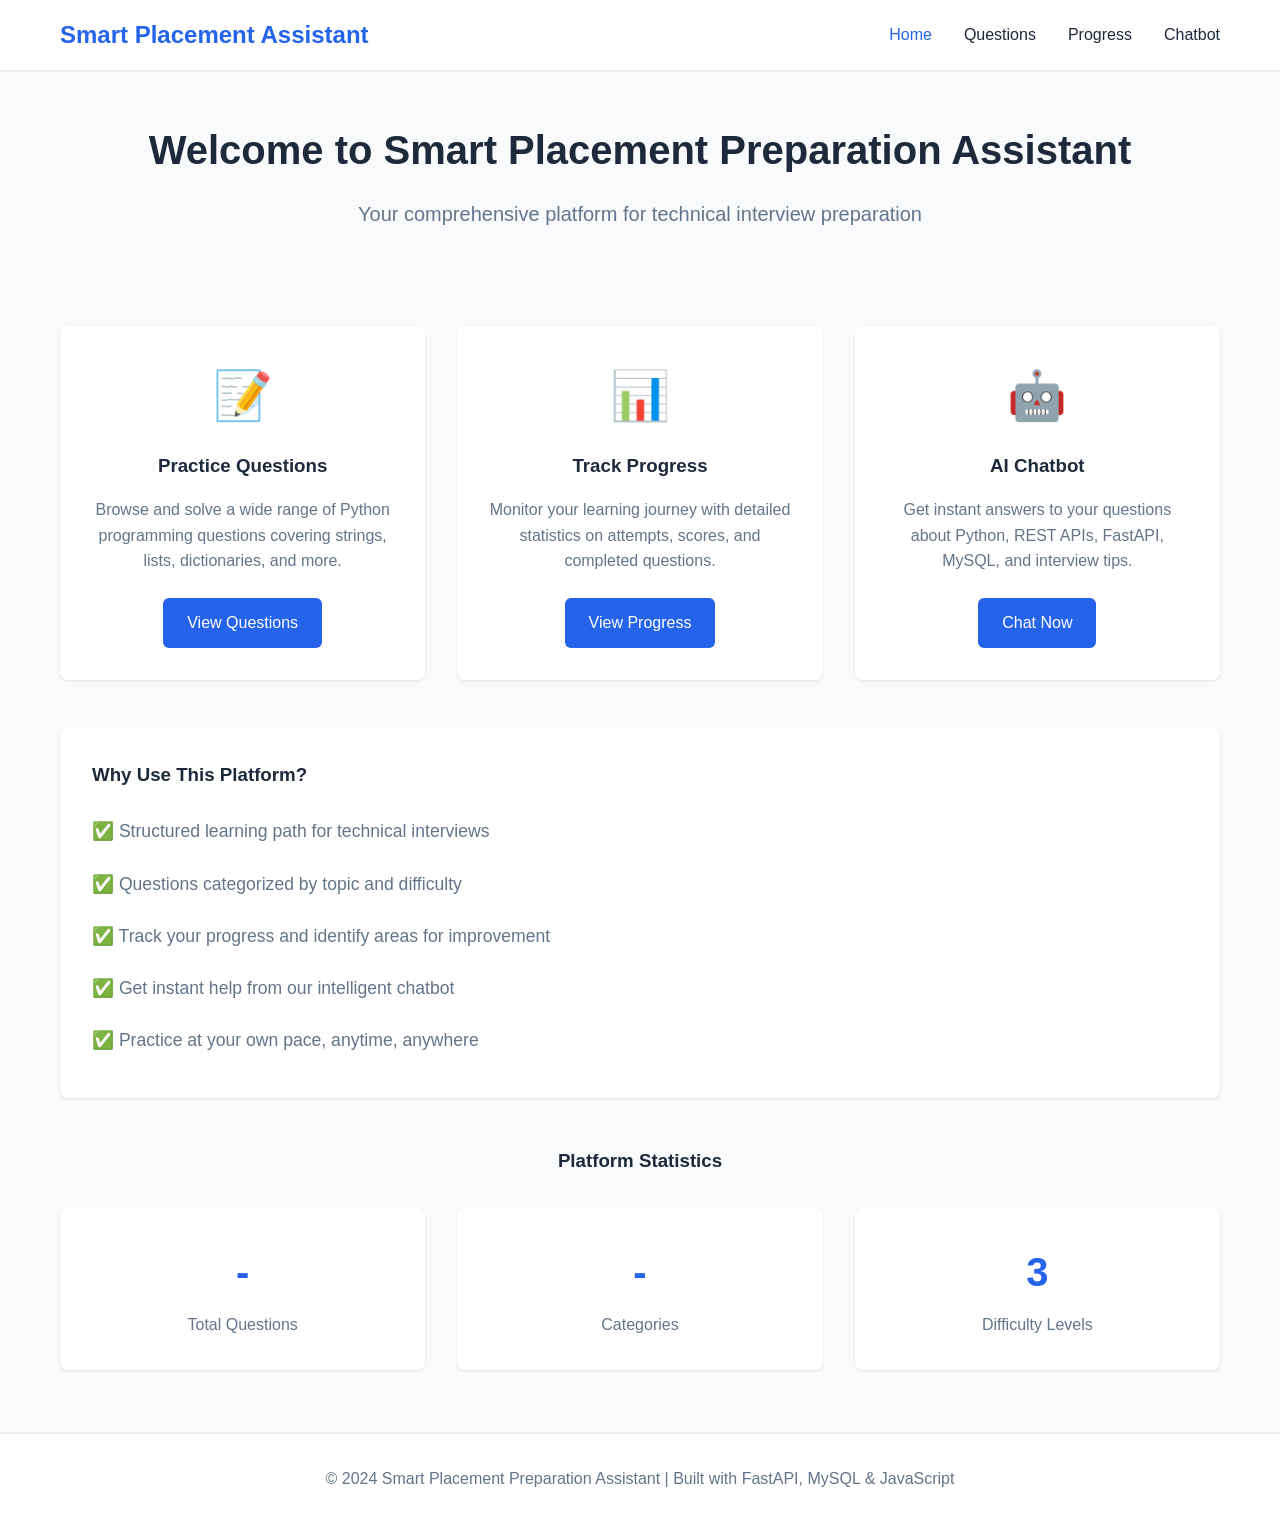
<file: frontend/index.html>
<!DOCTYPE html>
<html lang="en">
<head>
    <meta charset="UTF-8">
    <meta name="viewport" content="width=device-width, initial-scale=1.0">
    <title>Smart Placement Preparation Assistant</title>
    <link rel="stylesheet" href="style.css">
</head>
<body>
    <nav class="navbar">
        <div class="container">
            <h1 class="logo">Smart Placement Assistant</h1>
            <ul class="nav-links">
                <li><a href="index.html" class="active">Home</a></li>
                <li><a href="questions.html">Questions</a></li>
                <li><a href="progress.html">Progress</a></li>
                <li><a href="chatbot.html">Chatbot</a></li>
            </ul>
        </div>
    </nav>

    <main class="container">
        <section class="hero">
            <h2>Welcome to Smart Placement Preparation Assistant</h2>
            <p class="subtitle">Your comprehensive platform for technical interview preparation</p>
        </section>

        <section class="features">
            <div class="feature-card">
                <div class="feature-icon">📝</div>
                <h3>Practice Questions</h3>
                <p>Browse and solve a wide range of Python programming questions covering strings, lists, dictionaries, and more.</p>
                <a href="questions.html" class="btn btn-primary">View Questions</a>
            </div>

            <div class="feature-card">
                <div class="feature-icon">📊</div>
                <h3>Track Progress</h3>
                <p>Monitor your learning journey with detailed statistics on attempts, scores, and completed questions.</p>
                <a href="progress.html" class="btn btn-primary">View Progress</a>
            </div>

            <div class="feature-card">
                <div class="feature-icon">🤖</div>
                <h3>AI Chatbot</h3>
                <p>Get instant answers to your questions about Python, REST APIs, FastAPI, MySQL, and interview tips.</p>
                <a href="chatbot.html" class="btn btn-primary">Chat Now</a>
            </div>
        </section>

        <section class="info-section">
            <h3>Why Use This Platform?</h3>
            <ul class="benefits-list">
                <li>✅ Structured learning path for technical interviews</li>
                <li>✅ Questions categorized by topic and difficulty</li>
                <li>✅ Track your progress and identify areas for improvement</li>
                <li>✅ Get instant help from our intelligent chatbot</li>
                <li>✅ Practice at your own pace, anytime, anywhere</li>
            </ul>
        </section>

        <section class="quick-stats" id="quickStats">
            <h3>Platform Statistics</h3>
            <div class="stats-grid">
                <div class="stat-card">
                    <div class="stat-value" id="totalQuestions">-</div>
                    <div class="stat-label">Total Questions</div>
                </div>
                <div class="stat-card">
                    <div class="stat-value" id="categories">-</div>
                    <div class="stat-label">Categories</div>
                </div>
                <div class="stat-card">
                    <div class="stat-value" id="difficultyLevels">3</div>
                    <div class="stat-label">Difficulty Levels</div>
                </div>
            </div>
        </section>
    </main>

    <footer>
        <div class="container">
            <p>&copy; 2024 Smart Placement Preparation Assistant | Built with FastAPI, MySQL & JavaScript</p>
        </div>
    </footer>

    <script src="app.js"></script>
    <script>
        // Load platform statistics
        document.addEventListener('DOMContentLoaded', async () => {
            try {
                const questions = await fetchQuestions();
                document.getElementById('totalQuestions').textContent = questions.length;
                
                const categories = [...new Set(questions.map(q => q.category))];
                document.getElementById('categories').textContent = categories.length;
            } catch (error) {
                console.error('Error loading statistics:', error);
            }
        });
    </script>
</body>
</html>
</file>
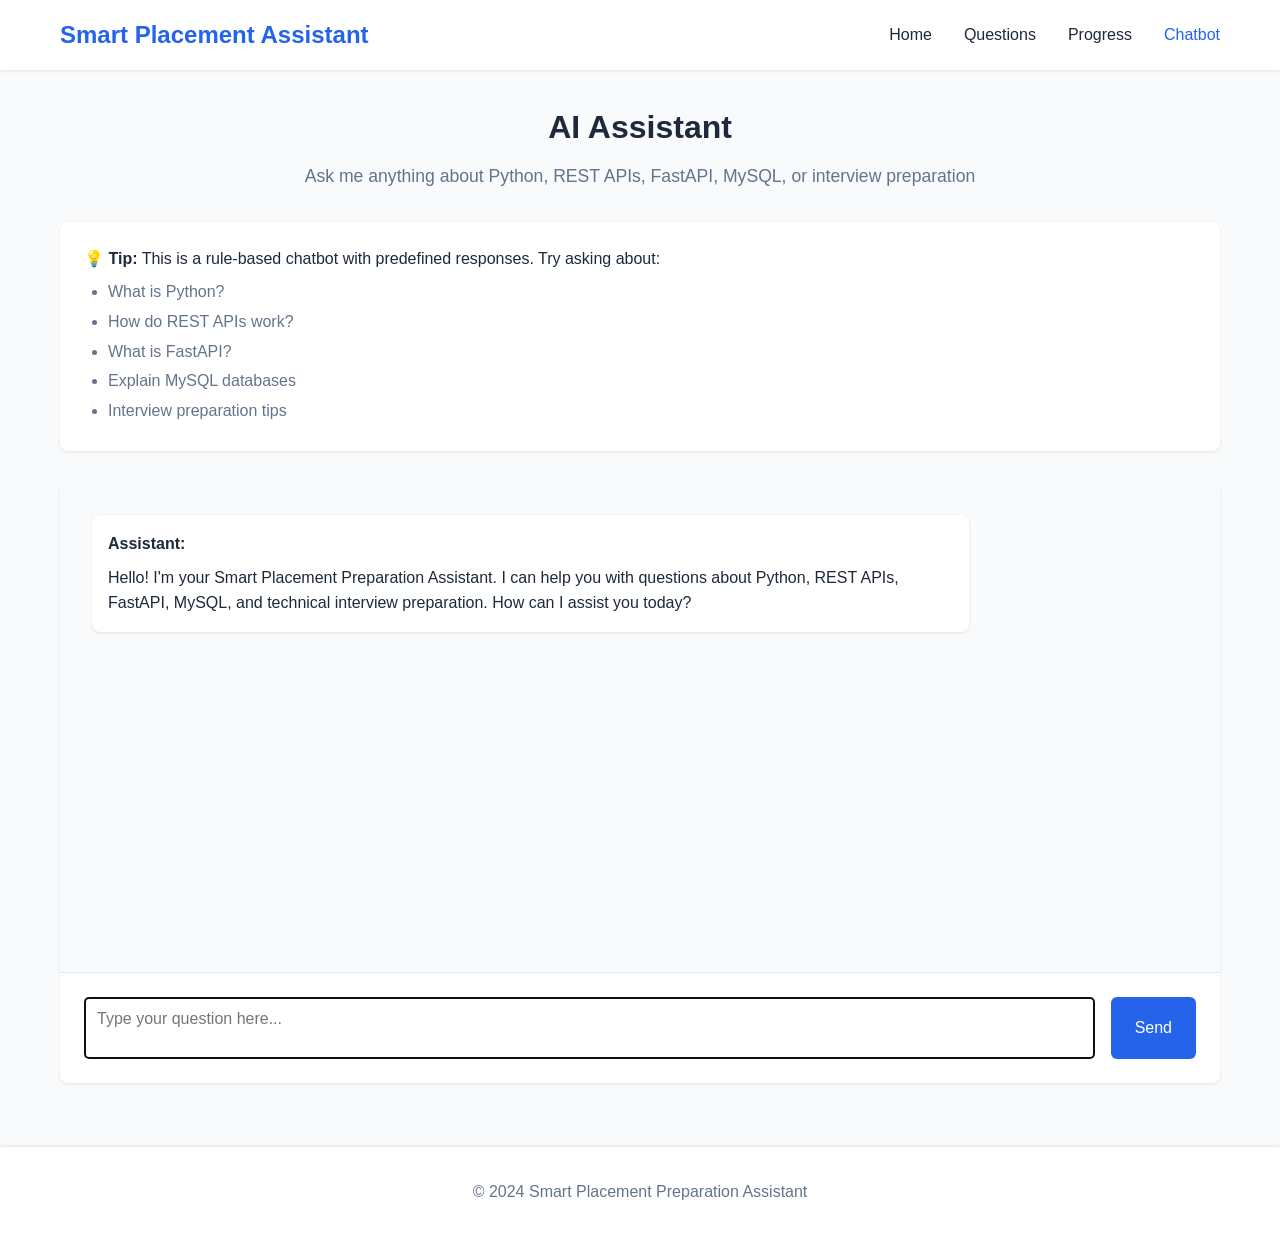
<file: frontend/chatbot.html>
<!DOCTYPE html>
<html lang="en">
<head>
    <meta charset="UTF-8">
    <meta name="viewport" content="width=device-width, initial-scale=1.0">
    <title>Chatbot - Smart Placement Assistant</title>
    <link rel="stylesheet" href="style.css">
</head>
<body>
    <nav class="navbar">
        <div class="container">
            <h1 class="logo">Smart Placement Assistant</h1>
            <ul class="nav-links">
                <li><a href="index.html">Home</a></li>
                <li><a href="questions.html">Questions</a></li>
                <li><a href="progress.html">Progress</a></li>
                <li><a href="chatbot.html" class="active">Chatbot</a></li>
            </ul>
        </div>
    </nav>

    <main class="container">
        <section class="page-header">
            <h2>AI Assistant</h2>
            <p>Ask me anything about Python, REST APIs, FastAPI, MySQL, or interview preparation</p>
        </section>

        <div class="chatbot-info">
            <p><strong>💡 Tip:</strong> This is a rule-based chatbot with predefined responses. Try asking about:</p>
            <ul>
                <li>What is Python?</li>
                <li>How do REST APIs work?</li>
                <li>What is FastAPI?</li>
                <li>Explain MySQL databases</li>
                <li>Interview preparation tips</li>
            </ul>
        </div>

        <section class="chat-container">
            <div id="chatMessages" class="chat-messages">
                <div class="message bot-message">
                    <div class="message-content">
                        <strong>Assistant:</strong>
                        <p>Hello! I'm your Smart Placement Preparation Assistant. I can help you with questions about Python, REST APIs, FastAPI, MySQL, and technical interview preparation. How can I assist you today?</p>
                    </div>
                </div>
            </div>

            <div class="chat-input-container">
                <textarea 
                    id="chatInput" 
                    placeholder="Type your question here..." 
                    rows="2"
                    onkeypress="handleKeyPress(event)"
                ></textarea>
                <button id="sendButton" class="btn btn-primary" onclick="sendMessage()">
                    Send
                </button>
            </div>
        </section>
    </main>

    <footer>
        <div class="container">
            <p>&copy; 2024 Smart Placement Preparation Assistant</p>
        </div>
    </footer>

    <script src="app.js"></script>
    <script>
        function handleKeyPress(event) {
            // Send message on Ctrl+Enter or Cmd+Enter
            if (event.key === 'Enter' && (event.ctrlKey || event.metaKey)) {
                event.preventDefault();
                sendMessage();
            }
        }

        async function sendMessage() {
            const input = document.getElementById('chatInput');
            const message = input.value.trim();
            const sendButton = document.getElementById('sendButton');

            if (!message) {
                alert('Please enter a message');
                return;
            }

            // Disable input while processing
            input.disabled = true;
            sendButton.disabled = true;
            sendButton.textContent = 'Sending...';

            // Display user message
            displayMessage(message, 'user');

            // Clear input
            input.value = '';

            try {
                // Send to chatbot API
                const response = await sendChatMessage(message);

                // Display bot response
                displayMessage(response.response, 'bot');
            } catch (error) {
                displayMessage('Sorry, I encountered an error. Please make sure the backend server is running.', 'bot', true);
                console.error('Error:', error);
            } finally {
                // Re-enable input
                input.disabled = false;
                sendButton.disabled = false;
                sendButton.textContent = 'Send';
                input.focus();
            }
        }

        function displayMessage(text, sender, isError = false) {
            const chatMessages = document.getElementById('chatMessages');
            const messageDiv = document.createElement('div');
            messageDiv.className = `message ${sender}-message ${isError ? 'error' : ''}`;
            
            const senderLabel = sender === 'user' ? 'You' : 'Assistant';
            
            messageDiv.innerHTML = `
                <div class="message-content">
                    <strong>${senderLabel}:</strong>
                    <p>${text}</p>
                </div>
            `;
            
            chatMessages.appendChild(messageDiv);
            
            // Scroll to bottom
            chatMessages.scrollTop = chatMessages.scrollHeight;
        }

        // Focus on input when page loads
        document.addEventListener('DOMContentLoaded', () => {
            document.getElementById('chatInput').focus();
        });
    </script>
</body>
</html>
</file>
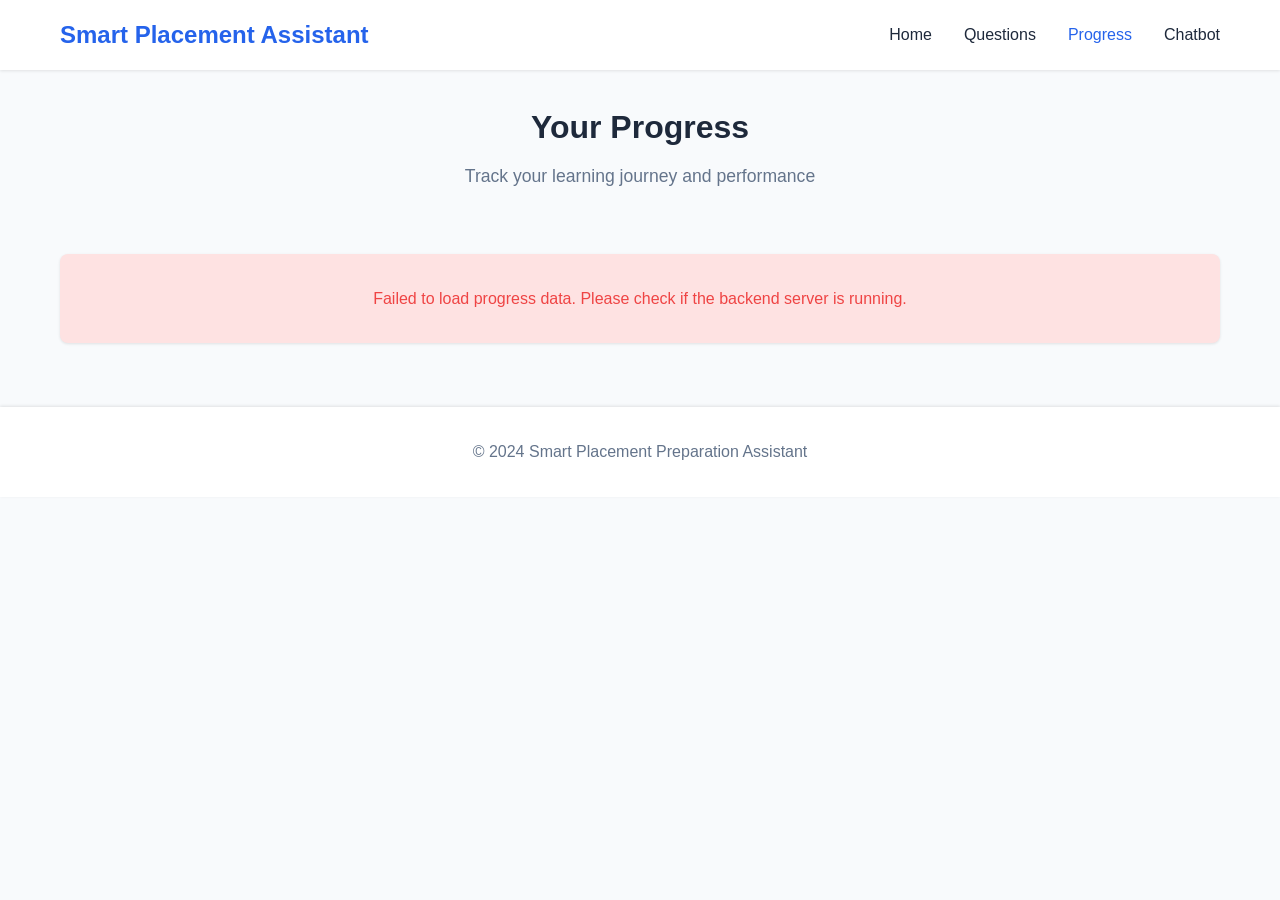
<file: frontend/progress.html>
<!DOCTYPE html>
<html lang="en">
<head>
    <meta charset="UTF-8">
    <meta name="viewport" content="width=device-width, initial-scale=1.0">
    <title>Progress - Smart Placement Assistant</title>
    <link rel="stylesheet" href="style.css">
</head>
<body>
    <nav class="navbar">
        <div class="container">
            <h1 class="logo">Smart Placement Assistant</h1>
            <ul class="nav-links">
                <li><a href="index.html">Home</a></li>
                <li><a href="questions.html">Questions</a></li>
                <li><a href="progress.html" class="active">Progress</a></li>
                <li><a href="chatbot.html">Chatbot</a></li>
            </ul>
        </div>
    </nav>

    <main class="container">
        <section class="page-header">
            <h2>Your Progress</h2>
            <p>Track your learning journey and performance</p>
        </section>

        <div id="loadingMessage" class="loading">Loading progress data...</div>
        <div id="errorMessage" class="error-message" style="display: none;"></div>

        <section id="progressStats" class="progress-section" style="display: none;">
            <h3>Overall Statistics</h3>
            <div class="stats-grid">
                <div class="stat-card">
                    <div class="stat-value" id="totalAttempts">0</div>
                    <div class="stat-label">Total Attempts</div>
                </div>
                <div class="stat-card">
                    <div class="stat-value" id="completedQuestions">0</div>
                    <div class="stat-label">Completed Questions</div>
                </div>
                <div class="stat-card">
                    <div class="stat-value" id="averageScore">0</div>
                    <div class="stat-label">Average Score</div>
                </div>
            </div>
        </section>

        <section id="attemptsHistory" class="attempts-section" style="display: none;">
            <h3>Attempt History</h3>
            <div id="attemptsList">
                <!-- Attempts will be loaded here -->
            </div>
        </section>

        <section id="noAttemptsMessage" class="no-attempts" style="display: none;">
            <div class="empty-state">
                <h3>No attempts yet</h3>
                <p>Start practicing questions to see your progress here!</p>
                <a href="questions.html" class="btn btn-primary">Browse Questions</a>
            </div>
        </section>
    </main>

    <footer>
        <div class="container">
            <p>&copy; 2024 Smart Placement Preparation Assistant</p>
        </div>
    </footer>

    <script src="app.js"></script>
    <script>
        const STUDENT_ID = 1; // Demo student ID

        // Load progress on page load
        document.addEventListener('DOMContentLoaded', async () => {
            await loadProgress();
        });

        async function loadProgress() {
            const loadingMessage = document.getElementById('loadingMessage');
            const errorMessage = document.getElementById('errorMessage');
            const progressStats = document.getElementById('progressStats');
            const attemptsHistory = document.getElementById('attemptsHistory');
            const noAttemptsMessage = document.getElementById('noAttemptsMessage');

            try {
                loadingMessage.style.display = 'block';
                errorMessage.style.display = 'none';

                const progress = await fetchProgress(STUDENT_ID);

                loadingMessage.style.display = 'none';

                if (progress.total_attempts === 0) {
                    noAttemptsMessage.style.display = 'block';
                    progressStats.style.display = 'none';
                    attemptsHistory.style.display = 'none';
                } else {
                    noAttemptsMessage.style.display = 'none';
                    progressStats.style.display = 'block';
                    attemptsHistory.style.display = 'block';

                    // Update statistics
                    document.getElementById('totalAttempts').textContent = progress.total_attempts;
                    document.getElementById('completedQuestions').textContent = progress.completed_questions;
                    document.getElementById('averageScore').textContent = progress.average_score.toFixed(1) + '%';

                    // Display attempts
                    displayAttempts(progress.attempts);
                }
            } catch (error) {
                loadingMessage.style.display = 'none';
                errorMessage.textContent = 'Failed to load progress data. Please check if the backend server is running.';
                errorMessage.style.display = 'block';
                console.error('Error:', error);
            }
        }

        function displayAttempts(attempts) {
            const attemptsList = document.getElementById('attemptsList');
            attemptsList.innerHTML = '';

            attempts.forEach(attempt => {
                const attemptCard = document.createElement('div');
                attemptCard.className = 'attempt-card';
                
                const attemptDate = new Date(attempt.attempted_at);
                const formattedDate = attemptDate.toLocaleString();

                attemptCard.innerHTML = `
                    <div class="attempt-header">
                        <div>
                            <h4>${attempt.title}</h4>
                            <p class="attempt-meta">
                                <span class="badge badge-${attempt.difficulty.toLowerCase()}">${attempt.difficulty}</span>
                                <span class="category-tag">${attempt.category}</span>
                            </p>
                        </div>
                        <div class="attempt-score">
                            <div class="score-value">${attempt.score}%</div>
                            ${attempt.completed ? '<span class="completed-badge">✓ Completed</span>' : ''}
                        </div>
                    </div>
                    <div class="attempt-details">
                        <p><strong>Attempted on:</strong> ${formattedDate}</p>
                        ${attempt.submitted_answer ? `
                            <details>
                                <summary>View Submitted Answer</summary>
                                <pre class="submitted-answer">${attempt.submitted_answer}</pre>
                            </details>
                        ` : ''}
                    </div>
                `;
                
                attemptsList.appendChild(attemptCard);
            });
        }
    </script>
</body>
</html>
</file>
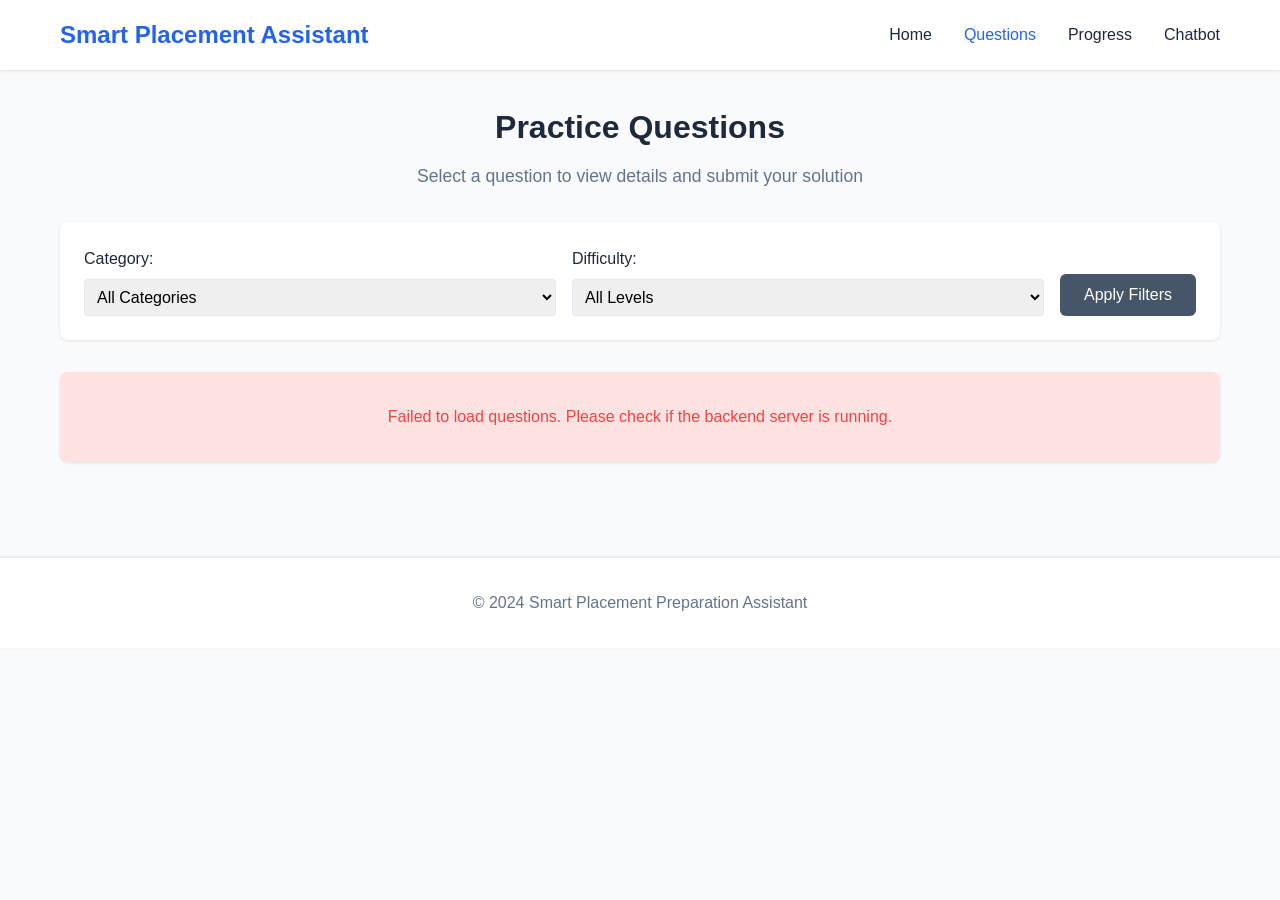
<file: frontend/questions.html>
<!DOCTYPE html>
<html lang="en">
<head>
    <meta charset="UTF-8">
    <meta name="viewport" content="width=device-width, initial-scale=1.0">
    <title>Questions - Smart Placement Assistant</title>
    <link rel="stylesheet" href="style.css">
</head>
<body>
    <nav class="navbar">
        <div class="container">
            <h1 class="logo">Smart Placement Assistant</h1>
            <ul class="nav-links">
                <li><a href="index.html">Home</a></li>
                <li><a href="questions.html" class="active">Questions</a></li>
                <li><a href="progress.html">Progress</a></li>
                <li><a href="chatbot.html">Chatbot</a></li>
            </ul>
        </div>
    </nav>

    <main class="container">
        <section class="page-header">
            <h2>Practice Questions</h2>
            <p>Select a question to view details and submit your solution</p>
        </section>

        <section class="filters">
            <div class="filter-group">
                <label for="categoryFilter">Category:</label>
                <select id="categoryFilter">
                    <option value="">All Categories</option>
                </select>
            </div>
            <div class="filter-group">
                <label for="difficultyFilter">Difficulty:</label>
                <select id="difficultyFilter">
                    <option value="">All Levels</option>
                    <option value="Beginner">Beginner</option>
                    <option value="Intermediate">Intermediate</option>
                    <option value="Advanced">Advanced</option>
                </select>
            </div>
            <button class="btn btn-secondary" onclick="applyFilters()">Apply Filters</button>
        </section>

        <div id="loadingMessage" class="loading">Loading questions...</div>
        <div id="errorMessage" class="error-message" style="display: none;"></div>

        <section id="questionsList" class="questions-grid">
            <!-- Questions will be loaded here dynamically -->
        </section>

        <!-- Question Detail Modal -->
        <div id="questionModal" class="modal">
            <div class="modal-content">
                <span class="close" onclick="closeQuestionModal()">&times;</span>
                <div id="questionDetail">
                    <!-- Question details will be loaded here -->
                </div>
            </div>
        </div>
    </main>

    <footer>
        <div class="container">
            <p>&copy; 2024 Smart Placement Preparation Assistant</p>
        </div>
    </footer>

    <script src="app.js"></script>
    <script>
        let allQuestions = [];
        let currentQuestionId = null;

        // Load questions on page load
        document.addEventListener('DOMContentLoaded', async () => {
            await loadQuestions();
            await loadCategories();
        });

        async function loadQuestions() {
            const loadingMessage = document.getElementById('loadingMessage');
            const errorMessage = document.getElementById('errorMessage');
            const questionsList = document.getElementById('questionsList');

            try {
                loadingMessage.style.display = 'block';
                errorMessage.style.display = 'none';

                allQuestions = await fetchQuestions();
                displayQuestions(allQuestions);

                loadingMessage.style.display = 'none';
            } catch (error) {
                loadingMessage.style.display = 'none';
                errorMessage.textContent = 'Failed to load questions. Please check if the backend server is running.';
                errorMessage.style.display = 'block';
                console.error('Error:', error);
            }
        }

        async function loadCategories() {
            const categoryFilter = document.getElementById('categoryFilter');
            const categories = [...new Set(allQuestions.map(q => q.category))];
            
            categories.forEach(category => {
                const option = document.createElement('option');
                option.value = category;
                option.textContent = category;
                categoryFilter.appendChild(option);
            });
        }

        function displayQuestions(questions) {
            const questionsList = document.getElementById('questionsList');
            questionsList.innerHTML = '';

            if (questions.length === 0) {
                questionsList.innerHTML = '<p class="no-results">No questions found matching your criteria.</p>';
                return;
            }

            questions.forEach(question => {
                const questionCard = document.createElement('div');
                questionCard.className = 'question-card';
                questionCard.innerHTML = `
                    <div class="question-header">
                        <h3>${question.title}</h3>
                        <span class="badge badge-${question.difficulty.toLowerCase()}">${question.difficulty}</span>
                    </div>
                    <p class="question-category">Category: ${question.category}</p>
                    <button class="btn btn-primary" onclick="viewQuestion(${question.question_id})">View Details</button>
                `;
                questionsList.appendChild(questionCard);
            });
        }

        async function applyFilters() {
            const category = document.getElementById('categoryFilter').value;
            const difficulty = document.getElementById('difficultyFilter').value;

            let filtered = allQuestions;

            if (category) {
                filtered = filtered.filter(q => q.category === category);
            }
            if (difficulty) {
                filtered = filtered.filter(q => q.difficulty === difficulty);
            }

            displayQuestions(filtered);
        }

        async function viewQuestion(questionId) {
            currentQuestionId = questionId;
            const modal = document.getElementById('questionModal');
            const questionDetail = document.getElementById('questionDetail');

            try {
                const question = await fetchQuestion(questionId);
                
                questionDetail.innerHTML = `
                    <h2>${question.title}</h2>
                    <div class="question-meta">
                        <span class="badge badge-${question.difficulty.toLowerCase()}">${question.difficulty}</span>
                        <span class="category-tag">${question.category}</span>
                    </div>
                    <div class="question-content">
                        <h3>Description</h3>
                        <p>${question.description}</p>
                        
                        ${question.sample_input ? `
                            <h3>Sample Input</h3>
                            <pre>${question.sample_input}</pre>
                        ` : ''}
                        
                        ${question.expected_output ? `
                            <h3>Expected Output</h3>
                            <pre>${question.expected_output}</pre>
                        ` : ''}
                    </div>
                    <div class="attempt-form">
                        <h3>Submit Your Solution</h3>
                        <textarea id="submittedAnswer" placeholder="Enter your solution here..." rows="6"></textarea>
                        <div class="form-group">
                            <label for="attemptScore">Score (0-100):</label>
                            <input type="number" id="attemptScore" min="0" max="100" value="0">
                        </div>
                        <div class="form-group">
                            <label>
                                <input type="checkbox" id="attemptCompleted"> Mark as completed
                            </label>
                        </div>
                        <button class="btn btn-primary" onclick="submitAttempt()">Submit Attempt</button>
                    </div>
                `;
                
                modal.style.display = 'block';
            } catch (error) {
                alert('Failed to load question details');
                console.error('Error:', error);
            }
        }

        function closeQuestionModal() {
            document.getElementById('questionModal').style.display = 'none';
        }

        async function submitAttempt() {
            const answer = document.getElementById('submittedAnswer').value;
            const score = parseFloat(document.getElementById('attemptScore').value);
            const completed = document.getElementById('attemptCompleted').checked;

            if (!answer.trim()) {
                alert('Please enter your solution before submitting');
                return;
            }

            try {
                const attempt = await createAttempt({
                    student_id: 1, // Demo student ID
                    question_id: currentQuestionId,
                    submitted_answer: answer,
                    score: score,
                    completed: completed
                });

                alert('Attempt submitted successfully!');
                closeQuestionModal();
            } catch (error) {
                alert('Failed to submit attempt. Please try again.');
                console.error('Error:', error);
            }
        }

        // Close modal when clicking outside
        window.onclick = function(event) {
            const modal = document.getElementById('questionModal');
            if (event.target == modal) {
                closeQuestionModal();
            }
        }
    </script>
</body>
</html>
</file>
<file: frontend/style.css>
/* Smart Placement Preparation Assistant - Styles */

* {
    margin: 0;
    padding: 0;
    box-sizing: border-box;
}

:root {
    --primary-color: #2563eb;
    --secondary-color: #475569;
    --success-color: #10b981;
    --danger-color: #ef4444;
    --warning-color: #f59e0b;
    --light-bg: #f8fafc;
    --white: #ffffff;
    --text-dark: #1e293b;
    --text-light: #64748b;
    --border-color: #e2e8f0;
    --shadow: 0 1px 3px 0 rgba(0, 0, 0, 0.1);
    --shadow-lg: 0 10px 15px -3px rgba(0, 0, 0, 0.1);
}

body {
    font-family: -apple-system, BlinkMacSystemFont, 'Segoe UI', Roboto, 'Helvetica Neue', Arial, sans-serif;
    line-height: 1.6;
    color: var(--text-dark);
    background-color: var(--light-bg);
}

.container {
    max-width: 1200px;
    margin: 0 auto;
    padding: 0 20px;
}

/* Navbar */
.navbar {
    background-color: var(--white);
    box-shadow: var(--shadow);
    position: sticky;
    top: 0;
    z-index: 1000;
}

.navbar .container {
    display: flex;
    justify-content: space-between;
    align-items: center;
    padding: 1rem 20px;
}

.logo {
    font-size: 1.5rem;
    color: var(--primary-color);
    font-weight: 700;
}

.nav-links {
    display: flex;
    list-style: none;
    gap: 2rem;
}

.nav-links a {
    text-decoration: none;
    color: var(--text-dark);
    font-weight: 500;
    transition: color 0.3s;
}

.nav-links a:hover,
.nav-links a.active {
    color: var(--primary-color);
}

/* Hero Section */
.hero {
    text-align: center;
    padding: 3rem 0;
}

.hero h2 {
    font-size: 2.5rem;
    margin-bottom: 1rem;
    color: var(--text-dark);
}

.subtitle {
    font-size: 1.25rem;
    color: var(--text-light);
}

/* Features Grid */
.features {
    display: grid;
    grid-template-columns: repeat(auto-fit, minmax(300px, 1fr));
    gap: 2rem;
    margin: 3rem 0;
}

.feature-card {
    background-color: var(--white);
    padding: 2rem;
    border-radius: 8px;
    box-shadow: var(--shadow);
    text-align: center;
    transition: transform 0.3s, box-shadow 0.3s;
}

.feature-card:hover {
    transform: translateY(-5px);
    box-shadow: var(--shadow-lg);
}

.feature-icon {
    font-size: 3rem;
    margin-bottom: 1rem;
}

.feature-card h3 {
    margin-bottom: 1rem;
    color: var(--text-dark);
}

.feature-card p {
    color: var(--text-light);
    margin-bottom: 1.5rem;
}

/* Buttons */
.btn {
    padding: 0.75rem 1.5rem;
    border: none;
    border-radius: 6px;
    cursor: pointer;
    font-size: 1rem;
    font-weight: 500;
    text-decoration: none;
    display: inline-block;
    transition: background-color 0.3s, transform 0.2s;
}

.btn-primary {
    background-color: var(--primary-color);
    color: var(--white);
}

.btn-primary:hover {
    background-color: #1d4ed8;
    transform: translateY(-2px);
}

.btn-secondary {
    background-color: var(--secondary-color);
    color: var(--white);
}

.btn-secondary:hover {
    background-color: #334155;
}

.btn:disabled {
    opacity: 0.6;
    cursor: not-allowed;
}

/* Info Section */
.info-section {
    background-color: var(--white);
    padding: 2rem;
    border-radius: 8px;
    margin: 3rem 0;
    box-shadow: var(--shadow);
}

.info-section h3 {
    margin-bottom: 1rem;
    color: var(--text-dark);
}

.benefits-list {
    list-style: none;
    padding-left: 0;
}

.benefits-list li {
    padding: 0.75rem 0;
    color: var(--text-light);
    font-size: 1.1rem;
}

/* Stats Grid */
.quick-stats,
.progress-section {
    margin: 3rem 0;
}

.quick-stats h3,
.progress-section h3 {
    text-align: center;
    margin-bottom: 2rem;
    color: var(--text-dark);
}

.stats-grid {
    display: grid;
    grid-template-columns: repeat(auto-fit, minmax(200px, 1fr));
    gap: 2rem;
}

.stat-card {
    background-color: var(--white);
    padding: 2rem;
    border-radius: 8px;
    text-align: center;
    box-shadow: var(--shadow);
}

.stat-value {
    font-size: 2.5rem;
    font-weight: 700;
    color: var(--primary-color);
    margin-bottom: 0.5rem;
}

.stat-label {
    color: var(--text-light);
    font-size: 1rem;
}

/* Page Header */
.page-header {
    text-align: center;
    padding: 2rem 0;
}

.page-header h2 {
    font-size: 2rem;
    color: var(--text-dark);
    margin-bottom: 0.5rem;
}

.page-header p {
    color: var(--text-light);
    font-size: 1.1rem;
}

/* Filters */
.filters {
    background-color: var(--white);
    padding: 1.5rem;
    border-radius: 8px;
    box-shadow: var(--shadow);
    display: flex;
    gap: 1rem;
    align-items: flex-end;
    margin-bottom: 2rem;
}

.filter-group {
    flex: 1;
}

.filter-group label {
    display: block;
    margin-bottom: 0.5rem;
    font-weight: 500;
    color: var(--text-dark);
}

.filter-group select,
.filter-group input {
    width: 100%;
    padding: 0.5rem;
    border: 1px solid var(--border-color);
    border-radius: 4px;
    font-size: 1rem;
}

/* Questions Grid */
.questions-grid {
    display: grid;
    grid-template-columns: repeat(auto-fill, minmax(300px, 1fr));
    gap: 2rem;
    margin-bottom: 3rem;
}

.question-card {
    background-color: var(--white);
    padding: 1.5rem;
    border-radius: 8px;
    box-shadow: var(--shadow);
    transition: transform 0.3s, box-shadow 0.3s;
}

.question-card:hover {
    transform: translateY(-3px);
    box-shadow: var(--shadow-lg);
}

.question-header {
    display: flex;
    justify-content: space-between;
    align-items: flex-start;
    margin-bottom: 1rem;
}

.question-header h3 {
    flex: 1;
    font-size: 1.1rem;
    color: var(--text-dark);
}

.question-category {
    color: var(--text-light);
    font-size: 0.9rem;
    margin-bottom: 1rem;
}

/* Badges */
.badge {
    display: inline-block;
    padding: 0.25rem 0.75rem;
    border-radius: 12px;
    font-size: 0.85rem;
    font-weight: 600;
    white-space: nowrap;
}

.badge-beginner {
    background-color: #dbeafe;
    color: #1e40af;
}

.badge-intermediate {
    background-color: #fef3c7;
    color: #92400e;
}

.badge-advanced {
    background-color: #fecaca;
    color: #991b1b;
}

.category-tag {
    display: inline-block;
    padding: 0.25rem 0.75rem;
    background-color: var(--light-bg);
    border-radius: 12px;
    font-size: 0.85rem;
    color: var(--text-light);
    margin-left: 0.5rem;
}

/* Modal */
.modal {
    display: none;
    position: fixed;
    z-index: 2000;
    left: 0;
    top: 0;
    width: 100%;
    height: 100%;
    overflow: auto;
    background-color: rgba(0, 0, 0, 0.4);
}

.modal-content {
    background-color: var(--white);
    margin: 5% auto;
    padding: 2rem;
    border-radius: 8px;
    width: 90%;
    max-width: 800px;
    max-height: 80vh;
    overflow-y: auto;
    box-shadow: var(--shadow-lg);
}

.close {
    color: var(--text-light);
    float: right;
    font-size: 2rem;
    font-weight: bold;
    line-height: 1;
    cursor: pointer;
}

.close:hover {
    color: var(--text-dark);
}

.question-meta {
    margin: 1rem 0;
}

.question-content {
    margin: 2rem 0;
}

.question-content h3 {
    margin-top: 1.5rem;
    margin-bottom: 0.75rem;
    color: var(--text-dark);
}

.question-content pre {
    background-color: var(--light-bg);
    padding: 1rem;
    border-radius: 4px;
    overflow-x: auto;
    font-family: 'Courier New', monospace;
    border: 1px solid var(--border-color);
}

/* Attempt Form */
.attempt-form {
    margin-top: 2rem;
    padding-top: 2rem;
    border-top: 2px solid var(--border-color);
}

.attempt-form h3 {
    margin-bottom: 1rem;
}

.attempt-form textarea {
    width: 100%;
    padding: 1rem;
    border: 1px solid var(--border-color);
    border-radius: 4px;
    font-family: 'Courier New', monospace;
    font-size: 0.95rem;
    margin-bottom: 1rem;
    resize: vertical;
}

.form-group {
    margin-bottom: 1rem;
}

.form-group label {
    display: block;
    margin-bottom: 0.5rem;
    font-weight: 500;
}

.form-group input[type="number"] {
    padding: 0.5rem;
    border: 1px solid var(--border-color);
    border-radius: 4px;
    width: 150px;
}

.form-group input[type="checkbox"] {
    margin-right: 0.5rem;
}

/* Chat Container */
.chatbot-info {
    background-color: var(--white);
    padding: 1.5rem;
    border-radius: 8px;
    margin-bottom: 2rem;
    box-shadow: var(--shadow);
}

.chatbot-info ul {
    margin-top: 0.5rem;
    margin-left: 1.5rem;
}

.chatbot-info li {
    color: var(--text-light);
    margin: 0.25rem 0;
}

.chat-container {
    background-color: var(--white);
    border-radius: 8px;
    box-shadow: var(--shadow);
    overflow: hidden;
    display: flex;
    flex-direction: column;
    height: 600px;
}

.chat-messages {
    flex: 1;
    padding: 2rem;
    overflow-y: auto;
    background-color: var(--light-bg);
}

.message {
    margin-bottom: 1.5rem;
    animation: fadeIn 0.3s;
}

@keyframes fadeIn {
    from { opacity: 0; transform: translateY(10px); }
    to { opacity: 1; transform: translateY(0); }
}

.message-content {
    padding: 1rem;
    border-radius: 8px;
    max-width: 80%;
}

.user-message .message-content {
    background-color: var(--primary-color);
    color: var(--white);
    margin-left: auto;
}

.bot-message .message-content {
    background-color: var(--white);
    box-shadow: var(--shadow);
}

.message.error .message-content {
    background-color: #fee2e2;
    color: var(--danger-color);
}

.message-content strong {
    display: block;
    margin-bottom: 0.5rem;
}

.message-content p {
    margin: 0;
    white-space: pre-wrap;
}

.chat-input-container {
    padding: 1.5rem;
    background-color: var(--white);
    border-top: 1px solid var(--border-color);
    display: flex;
    gap: 1rem;
}

.chat-input-container textarea {
    flex: 1;
    padding: 0.75rem;
    border: 1px solid var(--border-color);
    border-radius: 4px;
    font-family: inherit;
    font-size: 1rem;
    resize: none;
}

/* Progress / Attempts */
.attempts-section {
    margin: 3rem 0;
}

.attempts-section h3 {
    margin-bottom: 1.5rem;
    color: var(--text-dark);
}

.attempt-card {
    background-color: var(--white);
    padding: 1.5rem;
    border-radius: 8px;
    box-shadow: var(--shadow);
    margin-bottom: 1.5rem;
}

.attempt-header {
    display: flex;
    justify-content: space-between;
    align-items: flex-start;
    margin-bottom: 1rem;
}

.attempt-header h4 {
    color: var(--text-dark);
    margin-bottom: 0.5rem;
}

.attempt-meta {
    margin: 0.5rem 0;
}

.attempt-score {
    text-align: right;
}

.score-value {
    font-size: 2rem;
    font-weight: 700;
    color: var(--primary-color);
}

.completed-badge {
    display: inline-block;
    padding: 0.25rem 0.75rem;
    background-color: var(--success-color);
    color: var(--white);
    border-radius: 12px;
    font-size: 0.85rem;
    margin-top: 0.5rem;
}

.attempt-details {
    color: var(--text-light);
    font-size: 0.95rem;
}

.attempt-details details {
    margin-top: 1rem;
}

.attempt-details summary {
    cursor: pointer;
    font-weight: 500;
    color: var(--primary-color);
    margin-bottom: 0.5rem;
}

.submitted-answer {
    background-color: var(--light-bg);
    padding: 1rem;
    border-radius: 4px;
    overflow-x: auto;
    font-family: 'Courier New', monospace;
    font-size: 0.9rem;
    border: 1px solid var(--border-color);
}

/* Empty State */
.no-attempts {
    text-align: center;
    padding: 4rem 2rem;
}

.empty-state {
    background-color: var(--white);
    padding: 3rem;
    border-radius: 8px;
    box-shadow: var(--shadow);
}

.empty-state h3 {
    margin-bottom: 1rem;
    color: var(--text-dark);
}

.empty-state p {
    color: var(--text-light);
    margin-bottom: 2rem;
}

/* Loading and Error Messages */
.loading,
.error-message {
    text-align: center;
    padding: 2rem;
    background-color: var(--white);
    border-radius: 8px;
    margin: 2rem 0;
    box-shadow: var(--shadow);
}

.error-message {
    color: var(--danger-color);
    background-color: #fee2e2;
}

.no-results {
    text-align: center;
    padding: 3rem;
    color: var(--text-light);
    font-size: 1.1rem;
}

/* Footer */
footer {
    background-color: var(--white);
    text-align: center;
    padding: 2rem 0;
    margin-top: 4rem;
    box-shadow: 0 -1px 3px rgba(0, 0, 0, 0.1);
}

footer p {
    color: var(--text-light);
}

/* Responsive Design */
@media (max-width: 768px) {
    .nav-links {
        gap: 1rem;
        font-size: 0.9rem;
    }

    .hero h2 {
        font-size: 2rem;
    }

    .features {
        grid-template-columns: 1fr;
    }

    .filters {
        flex-direction: column;
        align-items: stretch;
    }

    .questions-grid {
        grid-template-columns: 1fr;
    }

    .modal-content {
        width: 95%;
        margin: 10% auto;
        padding: 1.5rem;
    }

    .attempt-header {
        flex-direction: column;
    }

    .attempt-score {
        text-align: left;
        margin-top: 1rem;
    }

    .chat-container {
        height: 500px;
    }
}
</file>
